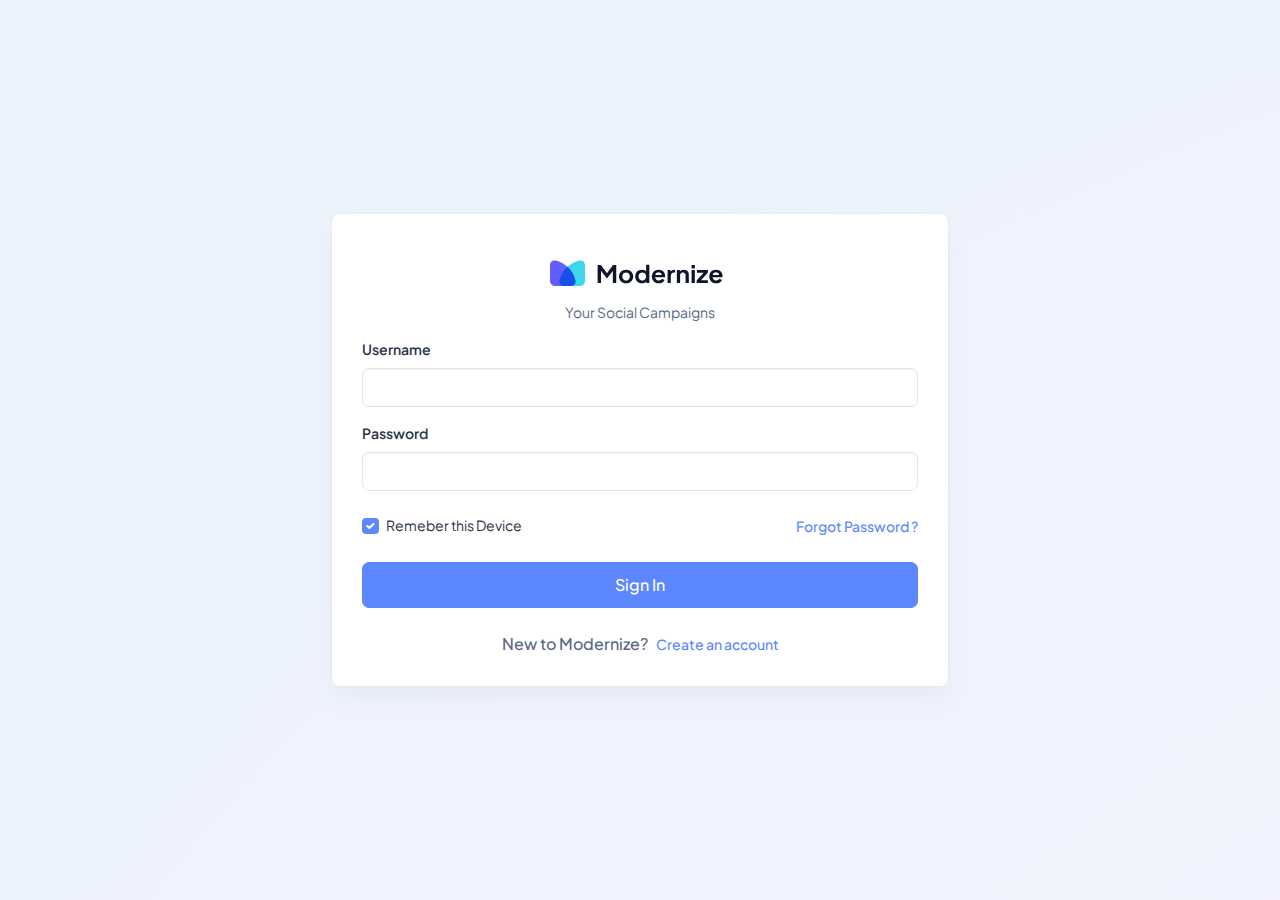
<file: src/html/authentication-login.html>
<!doctype html>
<html lang="en">

<head>
  <meta charset="utf-8">
  <meta name="viewport" content="width=device-width, initial-scale=1">
  <title>Modernize Free</title>
  <link rel="shortcut icon" type="image/png" href="../assets/images/logos/favicon.png" />
  <link rel="stylesheet" href="../assets/css/styles.min.css" />
</head>

<body>
  <!--  Body Wrapper -->
  <div class="page-wrapper" id="main-wrapper" data-layout="vertical" data-navbarbg="skin6" data-sidebartype="full"
    data-sidebar-position="fixed" data-header-position="fixed">
    <div
      class="position-relative overflow-hidden radial-gradient min-vh-100 d-flex align-items-center justify-content-center">
      <div class="d-flex align-items-center justify-content-center w-100">
        <div class="row justify-content-center w-100">
          <div class="col-md-8 col-lg-6 col-xxl-3">
            <div class="card mb-0">
              <div class="card-body">
                <a href="./index.html" class="text-nowrap logo-img text-center d-block py-3 w-100">
                  <img src="../assets/images/logos/dark-logo.svg" width="180" alt="">
                </a>
                <p class="text-center">Your Social Campaigns</p>
                <form>
                  <div class="mb-3">
                    <label for="exampleInputEmail1" class="form-label">Username</label>
                    <input type="email" class="form-control" id="exampleInputEmail1" aria-describedby="emailHelp">
                  </div>
                  <div class="mb-4">
                    <label for="exampleInputPassword1" class="form-label">Password</label>
                    <input type="password" class="form-control" id="exampleInputPassword1">
                  </div>
                  <div class="d-flex align-items-center justify-content-between mb-4">
                    <div class="form-check">
                      <input class="form-check-input primary" type="checkbox" value="" id="flexCheckChecked" checked>
                      <label class="form-check-label text-dark" for="flexCheckChecked">
                        Remeber this Device
                      </label>
                    </div>
                    <a class="text-primary fw-bold" href="./index.html">Forgot Password ?</a>
                  </div>
                  <a href="./index.html" class="btn btn-primary w-100 py-8 fs-4 mb-4 rounded-2">Sign In</a>
                  <div class="d-flex align-items-center justify-content-center">
                    <p class="fs-4 mb-0 fw-bold">New to Modernize?</p>
                    <a class="text-primary fw-bold ms-2" href="./authentication-register.html">Create an account</a>
                  </div>
                </form>
              </div>
            </div>
          </div>
        </div>
      </div>
    </div>
  </div>
  <script src="../assets/libs/jquery/dist/jquery.min.js"></script>
  <script src="../assets/libs/bootstrap/dist/js/bootstrap.bundle.min.js"></script>
</body>

</html>
</file>
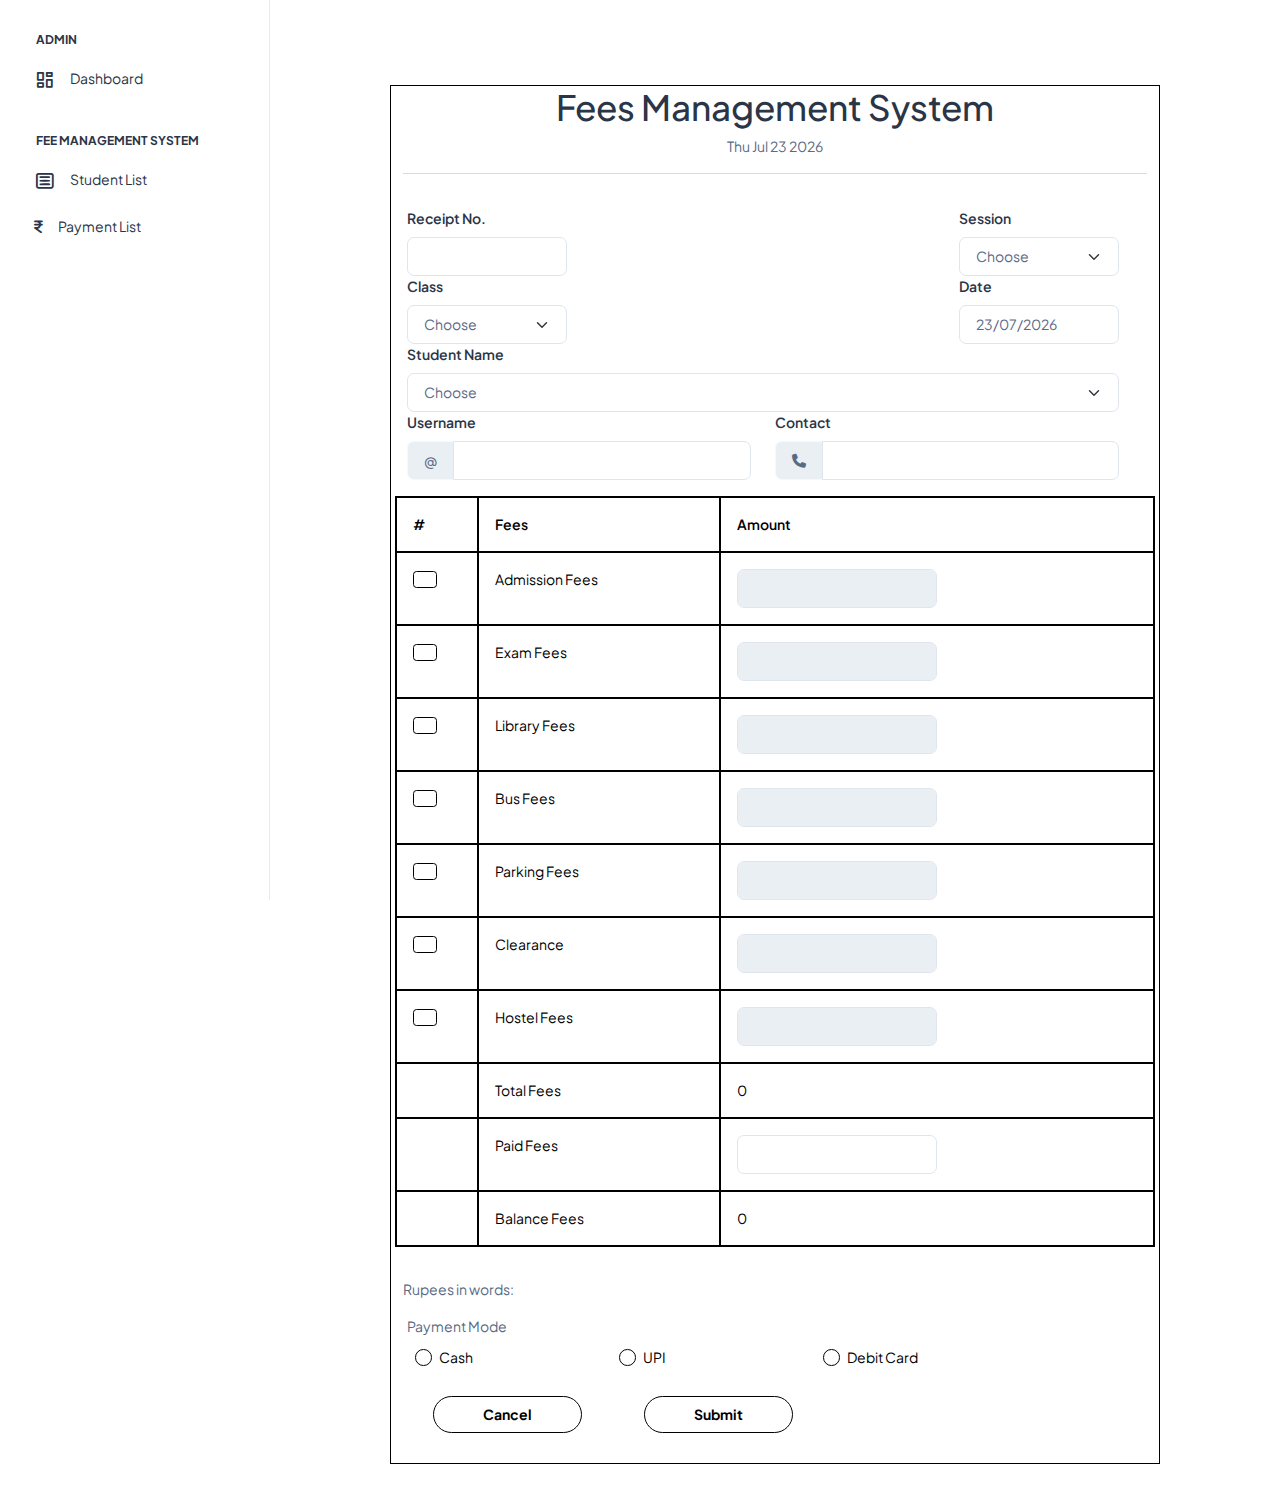
<file: src/html/FeesMS.html>
<!doctype html>
<html lang="en">

<head>
  <meta charset="utf-8">
  <meta name="viewport" content="width=device-width, initial-scale=1">
  <title>Fees Form</title>
  <!-- <link rel="shortcut icon" type="image/png" href="../assets/images/logos/favicon.png" /> -->
  <link rel="stylesheet" href="https://cdnjs.cloudflare.com/ajax/libs/font-awesome/6.5.2/css/all.min.css" >
  <link rel="stylesheet" href="../assets/css/styles.min.css" />
  <link rel="stylesheet" href="../assets/css/fee.css" />
</head>

<body>
  <!--  Body Wrapper -->
  <div class="page-wrapper" id="main-wrapper" data-layout="vertical" data-navbarbg="skin6" data-sidebartype="full"
    data-sidebar-position="fixed" data-header-position="fixed">
    <!-- Sidebar Start -->
    <aside class="left-sidebar">
      <!-- Sidebar scroll-->
      <div>
        <!-- <div class="brand-logo d-flex align-items-center justify-content-between">
          <a href="./index.html" class="text-nowrap logo-img">
            <img src="../assets/images/logos/dark-logo.svg" width="180" alt="" />
          </a>
          <div class="close-btn d-xl-none d-block sidebartoggler cursor-pointer" id="sidebarCollapse">
            <i class="ti ti-x fs-8"></i>
          </div>
        </div> -->
        <!-- Sidebar navigation-->
        <nav class="sidebar-nav scroll-sidebar" data-simplebar="">
          <ul id="sidebarnav">
            <li class="nav-small-cap">
              <i class="ti ti-dots nav-small-cap-icon fs-4"></i>
              <span class="hide-menu">Admin</span>
            </li>
            <li class="sidebar-item">
              <a class="sidebar-link" href="./index.html" aria-expanded="false">
                <span>
                  <i class="ti ti-layout-dashboard"></i>
                </span>
                <span class="hide-menu">Dashboard</span>
              </a>
            </li>
            <li class="nav-small-cap">
              <i class="ti ti-dots nav-small-cap-icon fs-4"></i>
              <span class="hide-menu">Fee Management System</span>
            </li>
            <li class="sidebar-item">
              <a class="sidebar-link" href="./StudentList1.html" aria-expanded="false">
                <span>
                  <i class="ti ti-article"></i>
                </span>
                <span class="hide-menu">Student List</span>
              </a>
            </li>
            <li class="sidebar-item">
              <a class="sidebar-link" href="./PaymentList1.html" aria-expanded="false">
                <span>
                  <i class="fa-solid fa-indian-rupee-sign"></i>
                </span>
                <span class="hide-menu">Payment List</span>
              </a>
            </li>
<!--           
            <li class="sidebar-item">
              <a class="sidebar-link" href="./ui-forms.html" aria-expanded="false">
                <span>
                  <i class="ti ti-file-description"></i>
                </span>
                <span class="hide-menu">Forms</span>
              </a>
            </li> -->
           
          </ul>
          
        </nav>
        <!-- End Sidebar navigation -->
      </div>
      <!-- End Sidebar scroll-->
    </aside>
    <!--  Sidebar End -->
    <!--  Main wrapper -->
    <div class="body-wrapper">
      <div class="container-fluid">
       
        <div class="container">
          <div>
            <h1>Fees Management System</h1>
          </div>
          <div>
            <p id="time"></p>
          </div>
      
        
        <hr>
        
           <div class="wrapper">
             <form class="row g-3 needs-validation" id="myForm" novalidate>
      
            <!-- Receipt No.  -->
            <div class="row">
              <div class="col-md-3">
                <label for="validationCustom03" class="form-label">Receipt No.</label>
                <input type="text" class="form-control" id="validationCustom03" required pattern="^[0-9]*$">
                <div class="invalid-feedback">
                  Please provide Receipt No.
                </div>
                </div>
                <div class="col-md-6"></div>
        
                <!-- Session -->
                <div class="col-md-3">
                <label for="validationCustom04" class="form-label">Session</label>
                <select class="form-select" id="validationCustom04" required>
                  <option selected disabled value="">Choose</option> 
                  <option>2022-23</option>
                  <option>2023-24</option>
                  <option>2024-25</option> 
                </select>
                <div class="invalid-feedback">
                  Please select a valid Session.
                </div>
                </div>
            </div>
           
      
              <!-- Class  -->
              <div class="row">
                <div class="col-md-3">
                  <label for="validationCustom04" class="form-label">Class</label>
                  <select class="form-select" id="validationCustom04" required>
                    <option selected disabled value="">Choose</option>
                    <option value="1">1</option>
                    <option value="2">2</option>
                    <option value="3">3</option>
                    <option value="4">4</option>
                    <option value="5">5</option>
                    <option value="6">6</option>
                    <option value="7">7</option>
                    <option value="8">8</option>
                    <option value="9">9</option>
                    <option value="10">10</option>
                  </select>
                  <div class="invalid-feedback">
                    Please select a class name.
                  </div>
                  </div>
          
                  <div class="col-md-6"></div>
          
                   <!-- Date  -->
                  <div class="col-md-3">
                  <label for="dateFormat" class="form-label">Date</label>
                  <input type="text" class="form-control" id="dateFormat" required>
                  <div class="invalid-feedback">
                    Please provide Date.
                  </div>
                  </div>
              </div>
              
      
              <!-- First Name  -->
              <div class="row">
                <div class="col-md-12">
                  <label for="validationCustom04" class="form-label">Student Name</label>
              <select class="form-select" id="validationCustom04" required>
                <option selected disabled value="">Choose</option>
                <option value="1">Manisha Jhungure</option>
                <option value="2">kalyani Jhungure</option>
                <option value="3">Sakshi Pajai</option>
                <option value="4">Trupti Gahukar</option>
                <option value="5">Pranali Thawkar</option>
                <option value="6">Vicky Gahukar</option>
                <option value="7">Kanchan Pajai</option>
                <option value="8">Parthavi Khandait</option>
                <option value="9">Avni Tijare</option>
                <option value="10">Krishav Fating</option>
                <option value="11">Arohi Khandait</option>
                <option value="12">Sakshi Rokde</option>
                <option value="13">Tanu Shirke</option>
                <option value="14">Mansee Mahato</option>
                <option value="15">Sakshi Gaikwad</option>
                <option value="16">Pornima Awsare</option>
                <option value="17">Anjali Waghmare</option>
                <option value="18">Dakshata Ramteke</option>
                <option value="19">Sakshi Chaudhary</option>
                <option value="20">Pratik Bambole</option>
              </select>
              <div class="invalid-feedback">
                Please select a Student name.
              </div>
                </div>
              </div>
                
      
                <!-- Username  Email Address-->
                <div class="row">
                  <div class="col-md-6">
                    <label for="validationCustomUsername" class="form-label">Username</label>
                    <div class="input-group has-validation">
                      <span class="input-group-text" id="inputGroupPrepend">@</span>
                      <input type="text" class="form-control" id="validationCustomUsername" aria-describedby="inputGroupPrepend" required>
                      <div class="invalid-feedback">
                        Please provide a username.
                      </div>
                    </div>
                  </div>
        
                  <!-- Contact -->
                  <div class="col-md-6">
                    <label for="validationCustomUsername" class="form-label">Contact</label>
                    <div class="input-group has-validation">
                      <span class="input-group-text" id="inputGroupPrepend"><i class="fa-solid fa-phone"></i></span>
                      <input type="text" class="form-control" id="validationCustomUsername" aria-describedby="inputGroupPrepend" required pattern="^[0-9]*$">
                      <div class="invalid-feedback">
                        Please provide a Contact Details.
                      </div>
                    </div>
                  </div>
                </div>
               
      
                <table class="table">
                <thead>
                  <tr>
                  <th scope="col">#</th>
                  <th colspan="4" scope="col">Fees</th>
                   <th>Amount</th>
                  
                  </tr>
                </thead>
                <tbody>
                  <tr>
                  <th scope="row"><input class="form-check-input" type="checkbox" value="" id="flexCheckDefault">
                    <label class="form-check-label" for="flexCheckDefault">
                    
                    </label></th>
                  <td colspan="4">Admission Fees</td>
                  <td><input type="text" class="netPrice form-control"  disabled></td>
                  
                  </tr>
                  <th scope="row"><input class="form-check-input" type="checkbox" value="" id="flexCheckDefault">
                          <label class="form-check-label" for="flexCheckDefault">
                          
                          </label></th>
                  <td colspan="4">Exam Fees</td>
                  <td><input type="text" class="netPrice form-control"disabled></td>
                </tr>
                  <th scope="row"><input class="form-check-input" type="checkbox" value="" id="flexCheckDefault">
                          <label class="form-check-label" for="flexCheckDefault" >
                          
                          </label></th>
                  <td colspan="4">Library Fees</td>
                  <td><input type="text" class="netPrice form-control" disabled></td>
                  </tr>
                  <tr>
                  <th scope="row"><input class="form-check-input" type="checkbox" value="" id="flexCheckDefault">
                          <label class="form-check-label" for="flexCheckDefault">
                          
                          </label></th>
                  <td colspan="4">Bus Fees</td>
                  <td><input type="text" class="netPrice form-control" disabled></td>
                  </tr>
                  <tr>
                  <th scope="row"><input class="form-check-input" type="checkbox" value="" id="flexCheckDefault">
                          <label class="form-check-label" for="flexCheckDefault">
                          
                          </label></th>
                  <td colspan="4">Parking Fees</td>
                  <td><input type="text" class="netPrice form-control" disabled></td>
                  </tr>
              
                  <tr>
                  <th scope="row"><input class="form-check-input" type="checkbox" value="" id="flexCheckDefault">
                          <label class="form-check-label" for="flexCheckDefault">
                          
                          </label></th>
                  <td colspan="4">Clearance</td>
                  <td><input type="text" class="netPrice form-control" disabled></td>
                  </tr>
      
                  <tr>
                  <th scope="row"><input class="form-check-input" type="checkbox" value="" id="flexCheckDefault">
                          <label class="form-check-label" for="flexCheckDefault">
                          
                          </label></th>
                  <td colspan="4">Hostel Fees</td>
                  <td><input type="text" class="netPrice form-control" disabled></td>
                  </tr>
                  <!-- Total Fees  -->
                  <tr>
                  <th scope="row"></th>
                  <td colspan="4">Total Fees</td>
                  <td id="total">0</td>
                  </tr>
                  <!-- Paid Fees  -->
                  <tr>
                  <th scope="row"></th>
                  <td colspan="4">Paid Fees</td>
                  <td><input type="text" id="paidFees" class="form-control" oninput="calculateBalance()"></td>
                  </tr>
                  <!-- Balance Fees  -->
                  <tr>
                  <th scope="row"></th>
                  <td colspan="4">Balance Fees</td>
                  <td id="balance">0</td>
                  </tr>
                </tbody>
                </table><br/>
                <div>
                <p>Rupees in words: <span id="rupees"></span></p>
                </div><br/><br/>
      
                <!-- Payment Mode -->
                <div class="row">
                <label for="">Payment Mode</label>
                <div class="form-check col-3">
                <input class="form-check-input" type="radio" name="flexRadioDefault" id="flexRadioDefault1">
                <label class="form-check-label" for="flexRadioDefault1">
                Cash
                </label>
                </div>
                <div class="form-check col-3">
                <input class="form-check-input" type="radio" name="flexRadioDefault" id="flexRadioDefault2">
                <label class="form-check-label" for="flexRadioDefault2">
                 UPI
                </label>
                
                </div>
                <div class="form-check col-3">
                <input id="flexRadioDefault3" class="form-check-input" type="radio" name="flexRadioDefault3" id="flexRadioDefault1">
                <label class="form-check-label" for="flexRadioDefault3">
                 Debit Card
                </label>
                </div>
              </div>
              <!-- Submit Form  -->
                <div class="col-12">
                <button type="reset" class="btn">Cancel</button>  
                  <button type="submit" class="btn">Submit</button>  
                </div>
            </form>
          </div>
        </div>
      




      </div>
    </div>
  </div>
  <script src="../assets/libs/jquery/dist/jquery.min.js"></script>
  <script src="../assets/libs/bootstrap/dist/js/bootstrap.bundle.min.js"></script>
  <script src="../assets/js/sidebarmenu.js"></script>
  <script src="../assets/js/app.min.js"></script>
  <script src="../assets/libs/simplebar/dist/simplebar.js"></script>
  <!-- <script src="../assets/js/FeesCalculation.js"></script> -->
  <script src="../assets/js/FeesCalculation.js"></script>
</body>

</html>
</file>
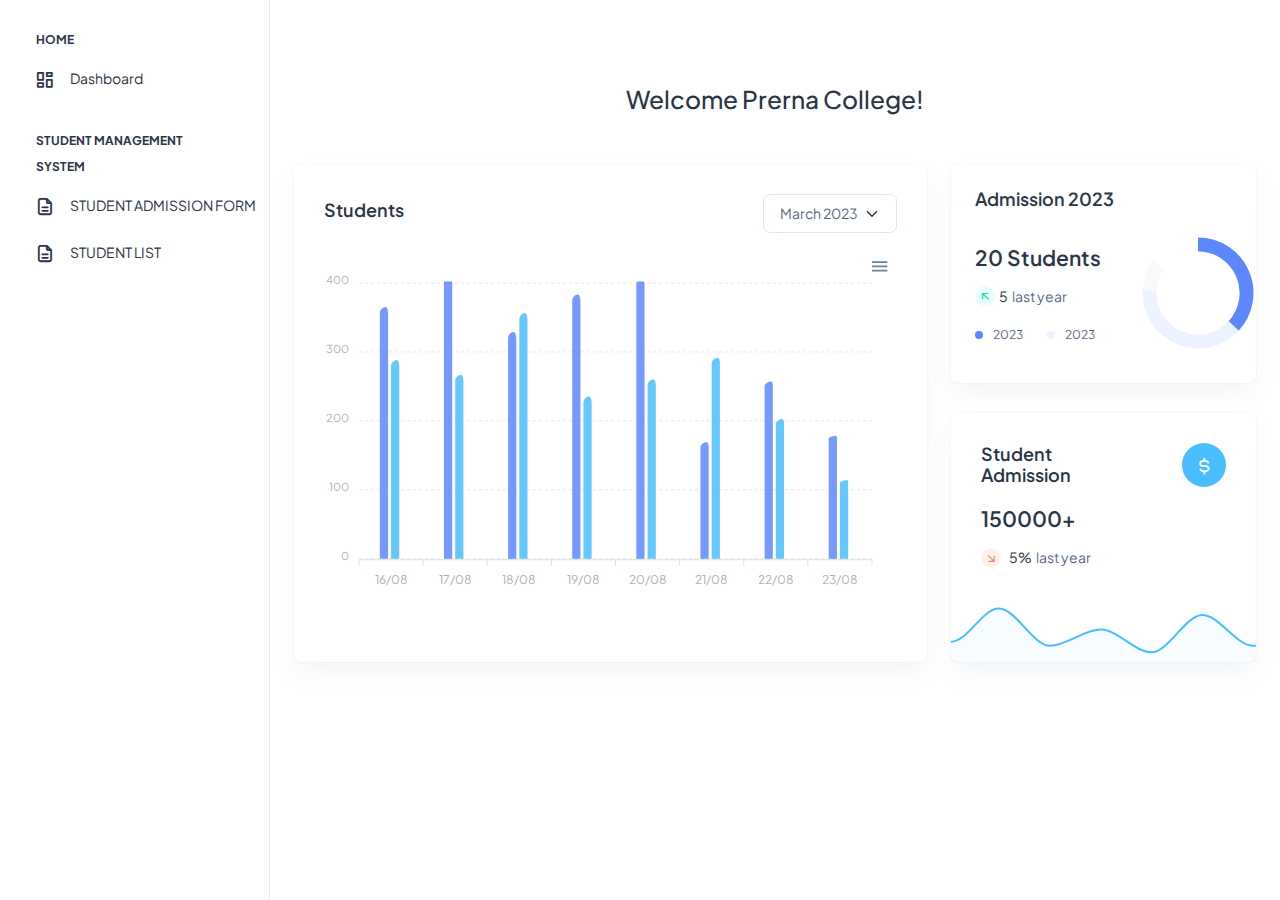
<file: src/html/MenuDash.html>
<!doctype html>
<html lang="en">

<head>
  <meta charset="utf-8">
  <meta name="viewport" content="width=device-width, initial-scale=1">
  <title>Modernize Free</title>
  <link rel="shortcut icon" type="image/png" href="../assets/images/logos/favicon.png" />
  <link rel="stylesheet" href="../assets/css/styles.min.css" />
</head>

<body>
  <!--  Body Wrapper -->
  <div class="page-wrapper" id="main-wrapper" data-layout="vertical" data-navbarbg="skin6" data-sidebartype="full"
    data-sidebar-position="fixed" data-header-position="fixed">
    <!-- Sidebar Start -->
    <aside class="left-sidebar">
      <!-- Sidebar scroll-->
      <div>
      
        <!-- Sidebar navigation-->
        <nav class="sidebar-nav scroll-sidebar" data-simplebar="">
          <ul id="sidebarnav">
            <li class="nav-small-cap">
              <i class="ti ti-dots nav-small-cap-icon fs-4"></i>
              <span class="hide-menu">Home</span>
            </li>
            <li class="sidebar-item">
              <a class="sidebar-link" href="./index.html" aria-expanded="false">
                <span>
                  <i class="ti ti-layout-dashboard"></i>
                </span>
                <span class="hide-menu">Dashboard</span>
              </a>
            </li>
             <li class="nav-small-cap">
              <i class="ti ti-dots nav-small-cap-icon fs-4"></i>
              <span class="hide-menu">STUDENT MANAGEMENT SYSTEM</span>
            </li>
           
           
            </li> 
            <li class="sidebar-item">
              <a class="sidebar-link" href="./ui-forms.html" aria-expanded="false">
                <span>
                  <i class="ti ti-file-description"></i>
                </span>
                <span class="hide-menu">STUDENT ADMISSION FORM</span>
              </a>
            </li>
            <li class="sidebar-item">
              <a class="sidebar-link" href="./ui-forms.html" aria-expanded="false">
                <span>
                  <i class="ti ti-file-description"></i>
                </span>
                <span class="hide-menu">STUDENT LIST</span>
              </a>
            </li>
          
            
          </ul>
          
        </nav>
        <!-- End Sidebar navigation -->
      </div>
      <!-- End Sidebar scroll-->
    </aside>
    <!--  Sidebar End -->
    <!--  Main wrapper -->
    <div class="body-wrapper">
      <!--  Header Start -->
      <header class="app-header">
        <nav class="navbar navbar-expand-lg navbar-light">
          <ul class="navbar-nav">
            <li class="nav-item d-block d-xl-none">
              <a class="nav-link sidebartoggler nav-icon-hover" id="headerCollapse" href="javascript:void(0)">
                <i class="ti ti-menu-2"></i>
              </a>
            </li>
           
          </ul>
          <div class="navbar-collapse justify-content-end px-0" id="navbarNav">
        
          </div>
        </nav>
      </header>
      <!--  Header End -->
      <div class="container-fluid">
        <div class="page-header">
            <div class="row">
                <div class="col-sm-12">
                    <div class="page-sub-header">
                        <h3 class="page-title" style="text-align: center;">Welcome Prerna College!</h3>
                    </div>
                </div>
            </div>
        </div><br/><br/>

        <!--  Row 1 -->
        <div class="row">
          <div class="col-lg-8 d-flex align-items-strech">
            <div class="card w-100">
              <div class="card-body">
                <div class="d-sm-flex d-block align-items-center justify-content-between mb-9">
                  <div class="mb-3 mb-sm-0">
                    <h5 class="card-title fw-semibold">Students</h5>
                  </div>
                  <div>
                    <select class="form-select">
                      <option value="1">March 2023</option>
                      <option value="2">April 2023</option>
                      <option value="3">May 2023</option>
                      <option value="4">June 2023</option>
                    </select>
                  </div>
                </div>
                <div id="chart"></div>
              </div>
            </div>
          </div>
          <div class="col-lg-4">
            <div class="row">
              <div class="col-lg-12">
                <!-- Yearly Breakup -->
                <div class="card overflow-hidden">
                  <div class="card-body p-4">
                    <h5 class="card-title mb-9 fw-semibold">Admission 2023</h5>
                    <div class="row align-items-center">
                      <div class="col-8">
                        <h4 class="fw-semibold mb-3">20 Students</h4>
                        <div class="d-flex align-items-center mb-3">
                          <span
                            class="me-1 rounded-circle bg-light-success round-20 d-flex align-items-center justify-content-center">
                            <i class="ti ti-arrow-up-left text-success"></i>
                          </span>
                          <p class="text-dark me-1 fs-3 mb-0">5</p>
                          <p class="fs-3 mb-0">last year</p>
                        </div>
                        <div class="d-flex align-items-center">
                          <div class="me-4">
                            <span class="round-8 bg-primary rounded-circle me-2 d-inline-block"></span>
                            <span class="fs-2">2023</span>
                          </div>
                          <div>
                            <span class="round-8 bg-light-primary rounded-circle me-2 d-inline-block"></span>
                            <span class="fs-2">2023</span>
                          </div>
                        </div>
                      </div>
                      <div class="col-4">
                        <div class="d-flex justify-content-center">
                          <div id="breakup"></div>
                        </div>
                      </div>
                    </div>
                  </div>
                </div>
              </div>
              <div class="col-lg-12">
                <!-- Monthly Earnings -->
                <div class="card">
                  <div class="card-body">
                    <div class="row alig n-items-start">
                      <div class="col-8">
                        <h5 class="card-title mb-9 fw-semibold">Student Admission </h5>
                        <h4 class="fw-semibold mb-3">150000+</h4>
                        <div class="d-flex align-items-center pb-1">
                          <span
                            class="me-2 rounded-circle bg-light-danger round-20 d-flex align-items-center justify-content-center">
                            <i class="ti ti-arrow-down-right text-danger"></i>
                          </span>
                          <p class="text-dark me-1 fs-3 mb-0">5%</p>
                          <p class="fs-3 mb-0">last year</p>
                        </div>
                      </div>
                      <div class="col-4">
                        <div class="d-flex justify-content-end">
                          <div
                            class="text-white bg-secondary rounded-circle p-6 d-flex align-items-center justify-content-center">
                            <i class="ti ti-currency-dollar fs-6"></i>
                          </div>
                        </div>
                      </div>
                    </div>
                  </div>
                  <div id="earning"></div>
                </div>
              </div>
            </div>
          </div>
        </div>
    
      </div>
    </div>
  </div>
  <script src="../assets/libs/jquery/dist/jquery.min.js"></script>
  <script src="../assets/libs/bootstrap/dist/js/bootstrap.bundle.min.js"></script>
  <script src="../assets/js/sidebarmenu.js"></script>
  <script src="../assets/js/app.min.js"></script>
  <script src="../assets/libs/apexcharts/dist/apexcharts.min.js"></script>
  <script src="../assets/libs/simplebar/dist/simplebar.js"></script>
  <script src="../assets/js/dashboard.js"></script>
</body>

</html>
</file>
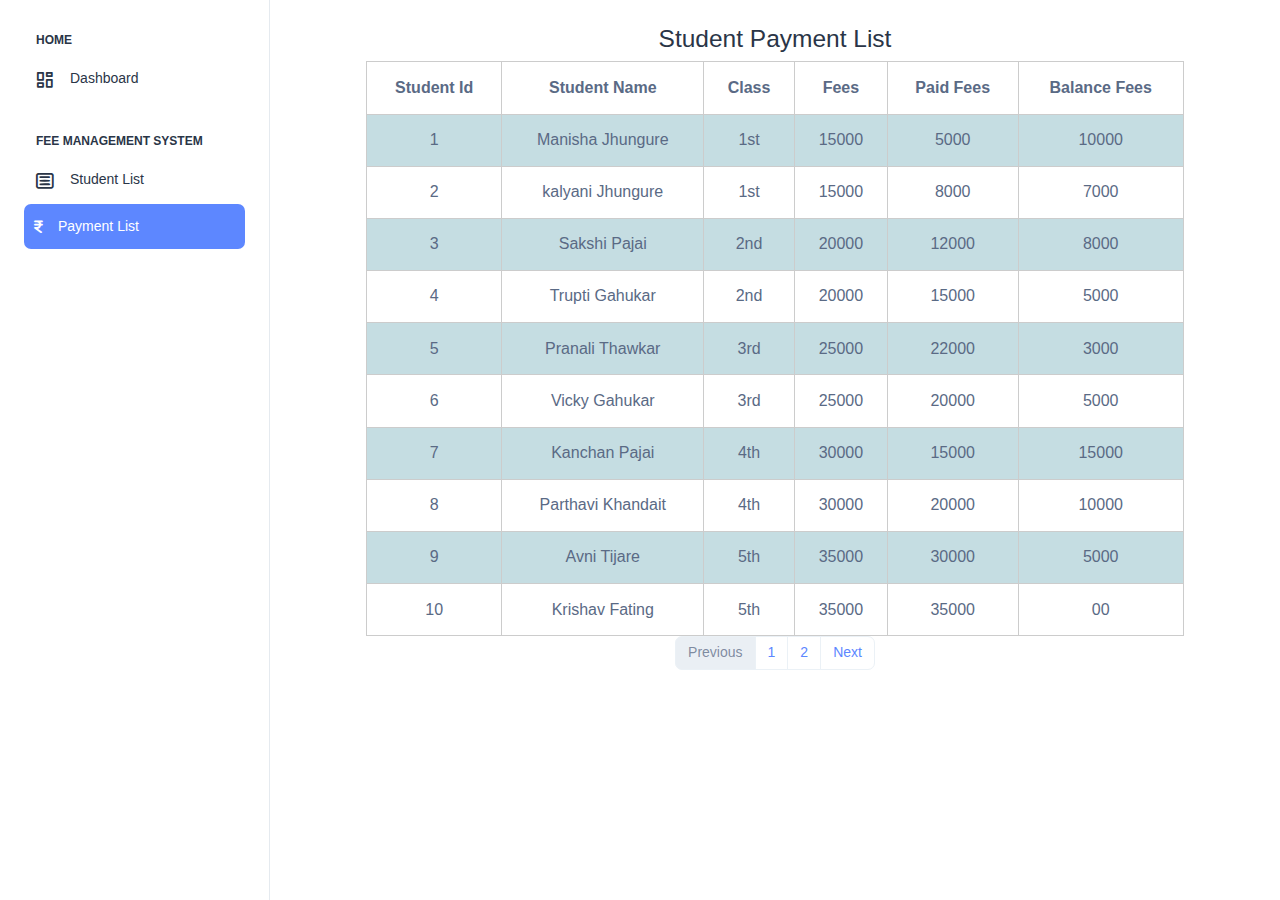
<file: src/html/PaymentList1.html>
<!doctype html>
<html lang="en">

<head>
  <meta charset="utf-8">
  <meta name="viewport" content="width=device-width, initial-scale=1">
  <title>Payment List</title>
  <!-- <link rel="shortcut icon" type="image/png" href="../assets/images/logos/favicon.png" /> -->
  <link rel="stylesheet" href="https://cdnjs.cloudflare.com/ajax/libs/font-awesome/6.5.2/css/all.min.css"/>
  <link rel="stylesheet" href="../assets/css/styles.min.css" />
  <link rel="stylesheet" href="../assets/css/Payment.css" />
</head>

<body>
  <!--  Body Wrapper -->
  <div class="page-wrapper" id="main-wrapper" data-layout="vertical" data-navbarbg="skin6" data-sidebartype="full"
    data-sidebar-position="fixed" >
    <!-- Sidebar Start -->
    <aside class="left-sidebar">
      <!-- Sidebar scroll-->
      <div>
        <!-- <div class="brand-logo d-flex align-items-center justify-content-between">
          <a href="./index.html" class="text-nowrap logo-img">
            <img src="../assets/images/logos/dark-logo.svg" width="180" alt="" />
          </a>
          <div class="close-btn d-xl-none d-block sidebartoggler cursor-pointer" id="sidebarCollapse">
            <i class="ti ti-x fs-8"></i>
          </div>
        </div> -->
        <!-- Sidebar navigation-->
        <nav class="sidebar-nav scroll-sidebar" data-simplebar="">
          <ul id="sidebarnav">
            <li class="nav-small-cap">
              <i class="ti ti-dots nav-small-cap-icon fs-4"></i>
              <span class="hide-menu">Home</span>
            </li>
            <li class="sidebar-item">
              <a class="sidebar-link" href="./index.html" aria-expanded="false">
                <span>
                  <i class="ti ti-layout-dashboard"></i>
                </span>
                <span class="hide-menu">Dashboard</span>
              </a>
            </li>
            <li class="nav-small-cap">
              <i class="ti ti-dots nav-small-cap-icon fs-4"></i>
              <span class="hide-menu">Fee Management System</span>
            </li>
            <li class="sidebar-item">
              <a class="sidebar-link" href="./StudentList1.html" aria-expanded="false">
                <span>
                  <i class="ti ti-article"></i>
                </span>
                <span class="hide-menu">Student List</span>
              </a>
            </li>
            <li class="sidebar-item">
              <a class="sidebar-link" href="./PaymentList1.html" aria-expanded="false">
                <span>
                  <i class="fa-solid fa-indian-rupee-sign"></i>
                </span>
                <span class="hide-menu">Payment List</span>
              </a>
            </li>
<!--            
            <li class="sidebar-item">
              <a class="sidebar-link" href="./ui-forms.html" aria-expanded="false">
                <span>
                  <i class="ti ti-file-description"></i>
                </span>
                <span class="hide-menu">Forms</span>
              </a>
            </li> -->
           
          </ul>
          
        </nav>
        <!-- End Sidebar navigation -->
      </div>
      <!-- End Sidebar scroll-->
    </aside>
    <!--  Sidebar End -->
    <!--  Main wrapper -->
    <div class="body-wrapper">
      <!--  Header Start -->
    
      <!--  Header End -->
      <div class="container-fluid">
        <h3> Student Payment List </h3>
        <table class="zebra"> 
          <thead> 
          <tr> 
              <th>Student Id</th> 
              <th>Student Name</th> 
              <th>Class</th> 
              <th>Fees</th>
              <th>Paid Fees</th>
              <th>Balance Fees</th> 
               
          </tr> 
          </thead> 
          <tbody> 
          <tr> 
              <td>1</td> 
              <td>Manisha Jhungure</td> 
              <td>1st</td>
              <td>15000</td>  
              <td>5000</td>  
              <td>10000</td>      
          </tr> 
          <tr> 
              <td>2</td> 
              <td>kalyani Jhungure</td> 
              <td>1st</td>
              <td>15000</td> 
              <td>8000</td>
              <td>7000</td>
          </tr> 
          <tr> 
              <td>3</td> 
              <td>Sakshi Pajai</td> 
              <td>2nd</td>
              <td>20000</td>
              <td>12000</td> 
              <td>8000</td>
          </tr> 
          <tr> 
              <td>4</td> 
              <td>Trupti Gahukar</td> 
              <td>2nd</td>
              <td>20000</td>
              <td>15000</td>
              <td>5000</td>
          </tr> 
          <tr>
              <td>5</td> 
              <td>Pranali Thawkar</td> 
              <td>3rd</td>
              <td>25000</td>
              <td>22000</td>
              <td>3000</td>
          </tr>
          <tr>
              <td>6</td> 
              <td>Vicky Gahukar</td> 
              <td>3rd</td>
              <td>25000</td>
              <td>20000</td>
              <td>5000</td>
          </tr>
          <tr>
              <td>7</td> 
              <td>Kanchan Pajai</td> 
              <td>4th</td>
              <td>30000</td>
              <td>15000</td>
              <td>15000</td>
          </tr>
          <tr>
              <td>8</td> 
              <td>Parthavi Khandait </td> 
              <td>4th</td>
              <td>30000</td>
              <td>20000</td>
              <td>10000</td>
          </tr>
          <tr>
              <td>9</td> 
              <td>Avni Tijare</td> 
              <td>5th</td>
              <td>35000</td>
              <td>30000</td>
              <td>5000</td>
          </tr>
          <tr>
              <td>10</td> 
              <td>Krishav Fating</td> 
              <td>5th</td>
              <td>35000</td>
              <td>35000</td>
              <td>00</td>
          </tr>
         
          </tbody> 
          </table> 
       
            <nav aria-label="Page navigation example">
                <ul class="pagination justify-content-center">
                  <li class="page-item disabled">
                    <a class="page-link" href="#" tabindex="-1">Previous</a>
                  </li>
                  <li class="page-item"><a class="page-link" href="paymentlist1.html">1</a></li>
                  <li class="page-item"><a class="page-link" href="paymentlist2.html">2</a></li>
                  <!-- <li class="page-item"><a class="page-link" href="#">3</a></li> -->
                  <li class="page-item">
                    <a class="page-link" href="#">Next</a>
                  </li>
                </ul>
              </nav>
      </div>
    </div>
  </div>
  <script src="../assets/libs/jquery/dist/jquery.min.js"></script>
  <script src="../assets/libs/bootstrap/dist/js/bootstrap.bundle.min.js"></script>
  <script src="../assets/js/sidebarmenu.js"></script>
  <script src="../assets/js/app.min.js"></script>
  <script src="../assets/libs/simplebar/dist/simplebar.js"></script>
</body>

</html>
</file>
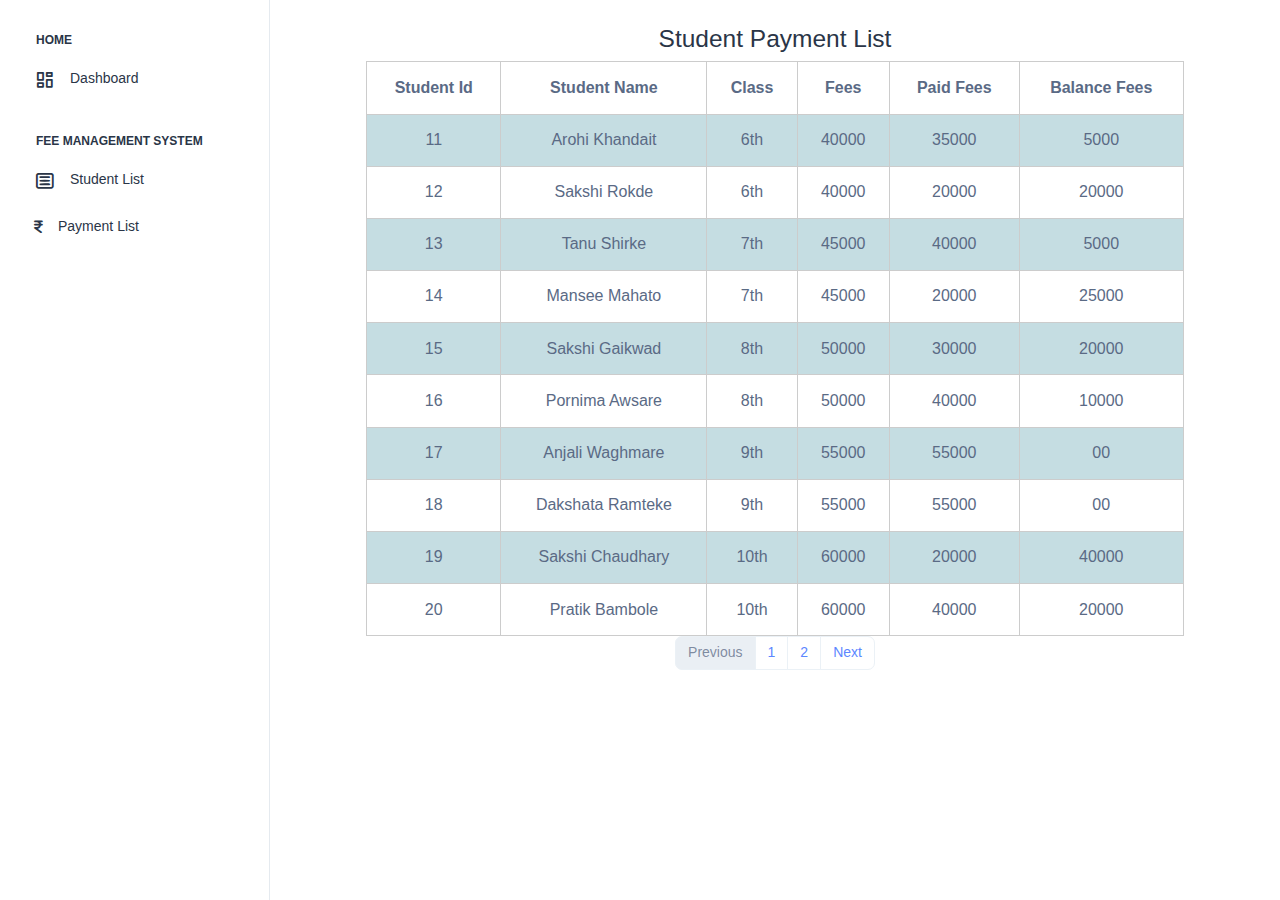
<file: src/html/PaymentList2.html>
<!doctype html>
<html lang="en">

<head>
  <meta charset="utf-8">
  <meta name="viewport" content="width=device-width, initial-scale=1">
  <title>Payment List</title>
  <!-- <link rel="shortcut icon" type="image/png" href="../assets/images/logos/favicon.png" /> -->
  <link rel="stylesheet" href="https://cdnjs.cloudflare.com/ajax/libs/font-awesome/6.5.2/css/all.min.css"/>
  <link rel="stylesheet" href="../assets/css/styles.min.css" />
  <link rel="stylesheet" href="../assets/css/Payment.css" />
</head>

<body>
  <!--  Body Wrapper -->
  <div class="page-wrapper" id="main-wrapper" data-layout="vertical" data-navbarbg="skin6" data-sidebartype="full"
    data-sidebar-position="fixed" >
    <!-- Sidebar Start -->
    <aside class="left-sidebar">
      <!-- Sidebar scroll-->
      <div>
        <!-- <div class="brand-logo d-flex align-items-center justify-content-between">
          <a href="./index.html" class="text-nowrap logo-img">
            <img src="../assets/images/logos/dark-logo.svg" width="180" alt="" />
          </a>
          <div class="close-btn d-xl-none d-block sidebartoggler cursor-pointer" id="sidebarCollapse">
            <i class="ti ti-x fs-8"></i>
          </div>
        </div> -->
        <!-- Sidebar navigation-->
        <nav class="sidebar-nav scroll-sidebar" data-simplebar="">
          <ul id="sidebarnav">
            <li class="nav-small-cap">
              <i class="ti ti-dots nav-small-cap-icon fs-4"></i>
              <span class="hide-menu">Home</span>
            </li>
            <li class="sidebar-item">
              <a class="sidebar-link" href="./index.html" aria-expanded="false">
                <span>
                  <i class="ti ti-layout-dashboard"></i>
                </span>
                <span class="hide-menu">Dashboard</span>
              </a>
            </li>
            <li class="nav-small-cap">
              <i class="ti ti-dots nav-small-cap-icon fs-4"></i>
              <span class="hide-menu">Fee Management System</span>
            </li>
            <li class="sidebar-item">
              <a class="sidebar-link" href="./StudentList1.html" aria-expanded="false">
                <span>
                  <i class="ti ti-article"></i>
                </span>
                <span class="hide-menu">Student List</span>
              </a>
            </li>
            <li class="sidebar-item">
              <a class="sidebar-link" href="./PaymentList1.html" aria-expanded="false">
                <span>
                  <i class="fa-solid fa-indian-rupee-sign"></i>
                </span>
                <span class="hide-menu">Payment List</span>
              </a>
            </li>
<!--            
            <li class="sidebar-item">
              <a class="sidebar-link" href="./ui-forms.html" aria-expanded="false">
                <span>
                  <i class="ti ti-file-description"></i>
                </span>
                <span class="hide-menu">Forms</span>
              </a>
            </li> -->
           
          </ul>
          
        </nav>
        <!-- End Sidebar navigation -->
      </div>
      <!-- End Sidebar scroll-->
    </aside>
    <!--  Sidebar End -->
    <!--  Main wrapper -->
    <div class="body-wrapper">
      <!--  Header Start -->
    
      <!--  Header End -->
      <div class="container-fluid">
        <h3> Student Payment List </h3>
       
        <table class="zebra">
          <thead> 
              <tr> 
                  <th>Student Id</th> 
                  <th>Student Name</th> 
                  <th>Class</th> 
                  <th>Fees</th>
                  <th>Paid Fees</th>
                  <th>Balance Fees</th> 
                   
              </tr> 
              </thead> 
              <tbody>
                  <tr>
                      <td>11</td> 
                      <td>Arohi Khandait
                      </td> 
                      <td>6th</td>
                      <td>40000</td>
                      <td>35000</td>
                      <td>5000</td>
                  </tr>
                  <tr>
                      <td>12</td> 
                      <td>Sakshi Rokde
                      </td> 
                      <td>6th</td>
                      <td>40000</td>
                      <td>20000</td>
                      <td>20000</td>
                  </tr>
                  <tr>
                      <td>13</td> 
                      <td>Tanu Shirke
                      </td> 
                      <td>7th</td>
                      <td>45000</td>
                      <td>40000</td>
                      <td>5000</td>
                  </tr>
                  <tr>
                      <td>14</td> 
                      <td>Mansee Mahato
                      </td> 
                      <td>7th</td>
                      <td>45000</td>
                      <td>20000</td>
                      <td>25000</td>
                  </tr>
                  <tr>
                      <td>15</td> 
                      <td>Sakshi Gaikwad
                      </td> 
                      <td>8th</td>
                      <td>50000</td>
                      <td>30000
                      <td>20000</td>
                      </td>
                  </tr>
                  <tr>
                      <td>16</td> 
                      <td>Pornima Awsare
                      </td> 
                      <td>8th</td>
                      <td>50000</td>
                      <td>40000</td>
                      <td>10000</td>
                  </tr>
                  <tr>
                      <td>17</td> 
                      <td>Anjali Waghmare
                      </td> 
                      <td>9th</td>
                      <td>55000</td>
                      <td>55000</td>
                      <td>00</td>
                  </tr>
                  <tr>
                      <td>18</td> 
                      <td>Dakshata Ramteke
                      </td> 
                      <td>9th</td>
                      <td>55000</td>
                      <td>55000</td>
                      <td>00</td>
                  </tr>
                  <tr>
                      <td>19</td> 
                      <td>Sakshi Chaudhary
                      </td> 
                      <td>10th</td>
                      <td>60000</td>
                      <td>20000</td>
                      <td>40000</td>
                  </tr>
                  <tr>
                      <td>20</td> 
                      <td>Pratik Bambole
                      </td> 
                      <td>10th</td>
                      <td>60000</td>
                      <td>40000</td>
                      <td>20000</td>
                  </tr> 
         </tbody>
      </table>
            <nav aria-label="Page navigation example">
                <ul class="pagination justify-content-center">
                  <li class="page-item disabled">
                    <a class="page-link" href="#" tabindex="-1">Previous</a>
                  </li>
                  <li class="page-item"><a class="page-link" href="paymentlist1.html">1</a></li>
                  <li class="page-item"><a class="page-link" href="paymentlist2.html">2</a></li>
                  <!-- <li class="page-item"><a class="page-link" href="#">3</a></li> -->
                  <li class="page-item">
                    <a class="page-link" href="#">Next</a>
                  </li>
                </ul>
              </nav>
      </div>
    </div>
  </div>
  <script src="../assets/libs/jquery/dist/jquery.min.js"></script>
  <script src="../assets/libs/bootstrap/dist/js/bootstrap.bundle.min.js"></script>
  <script src="../assets/js/sidebarmenu.js"></script>
  <script src="../assets/js/app.min.js"></script>
  <script src="../assets/libs/simplebar/dist/simplebar.js"></script>
</body>

</html>
</file>
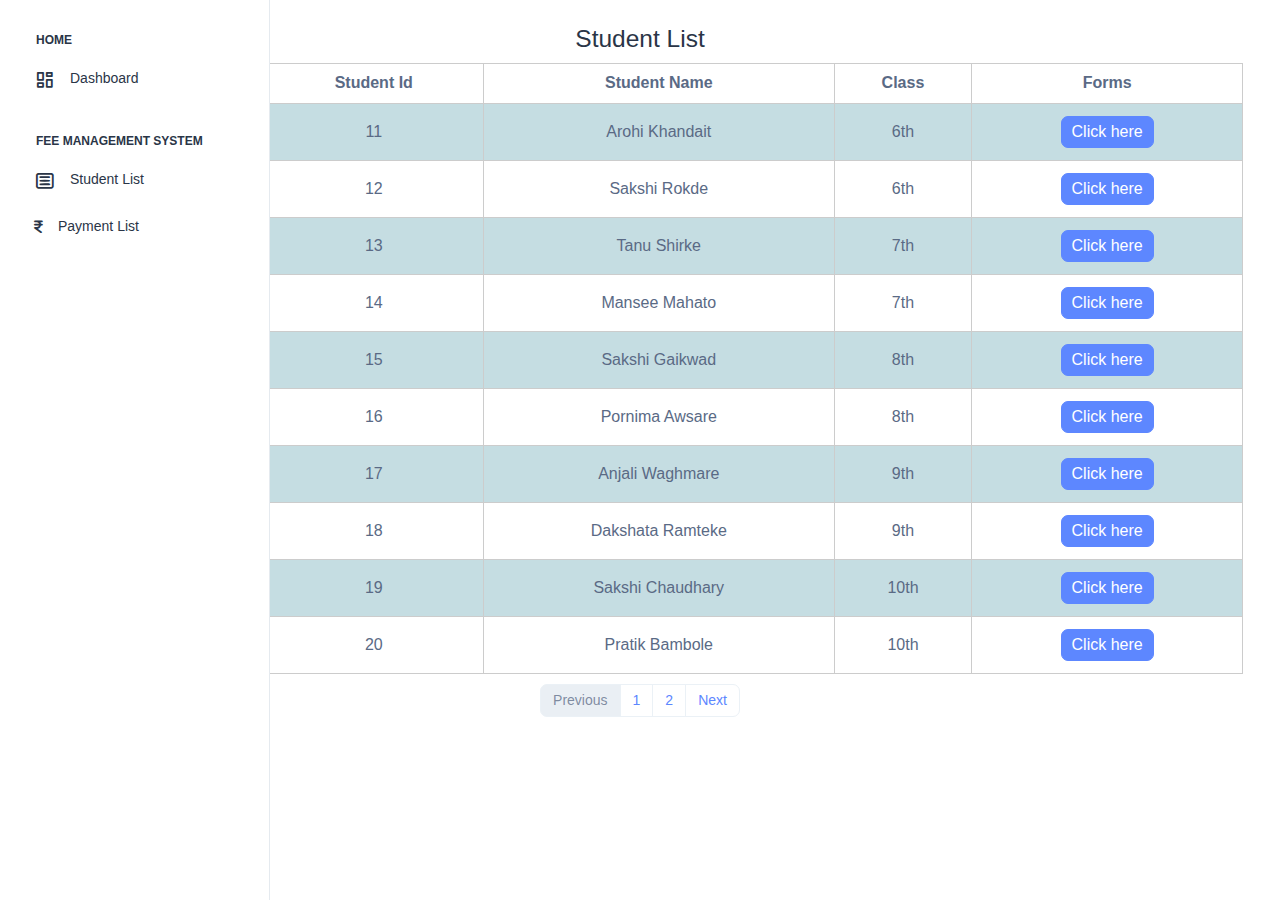
<file: src/html/StudentList2.html>
<!doctype html>
<html lang="en">

<head>
  <meta charset="utf-8">
  <meta name="viewport" content="width=device-width, initial-scale=1">
  <title>Student List</title>
  <!-- <link rel="shortcut icon" type="image/png" href="../assets/images/logos/favicon.png" /> -->
  <link href="https://cdn.jsdelivr.net/npm/bootstrap@5.3.3/dist/css/bootstrap.min.css" rel="stylesheet">
  <link rel="stylesheet" href="https://cdnjs.cloudflare.com/ajax/libs/font-awesome/6.5.2/css/all.min.css"/>
  <link rel="stylesheet" href="../assets/css/styles.min.css" />
  <link rel="stylesheet" href="../assets/css/Stulist.css" />
</head>

<body>
  <!--  Body Wrapper -->
  <div class="page-wrapper" id="main-wrapper" data-layout="vertical" data-navbarbg="skin6" data-sidebartype="full"
    data-sidebar-position="fixed">
    <!-- Sidebar Start -->
    <aside class="left-sidebar">
      <!-- Sidebar scroll-->
      <div>
        <!-- <div class="brand-logo d-flex align-items-center justify-content-between">
          <a href="./index.html" class="text-nowrap logo-img">
            <img src="../assets/images/logos/dark-logo.svg" width="180" alt="" />
          </a>
          <div class="close-btn d-xl-none d-block sidebartoggler cursor-pointer" id="sidebarCollapse">
            <i class="ti ti-x fs-8"></i>
          </div> -->
        </div>
        <!-- Sidebar navigation-->
        <nav class="sidebar-nav scroll-sidebar" data-simplebar="">
          <ul id="sidebarnav">
            <li class="nav-small-cap">
              <i class="ti ti-dots nav-small-cap-icon fs-4"></i>
              <span class="hide-menu">Home</span>
            </li>
            <li class="sidebar-item">
              <a class="sidebar-link" href="./index.html" aria-expanded="false">
                <span>
                  <i class="ti ti-layout-dashboard"></i>
                </span>
                <span class="hide-menu">Dashboard</span>
              </a>
            </li>
            <li class="nav-small-cap">
              <i class="ti ti-dots nav-small-cap-icon fs-4"></i>
              <span class="hide-menu">Fee Management System</span>
            </li>
            <li class="sidebar-item">
              <a class="sidebar-link" href="./StudentList1.html" aria-expanded="false">
                <span>
                  <i class="ti ti-article"></i>
                </span>
                <span class="hide-menu">Student List</span>
              </a>
            </li>
            <li class="sidebar-item">
              <a class="sidebar-link" href="./PaymentList1.html" aria-expanded="false">
                <span>
                  <i class="fa-solid fa-indian-rupee-sign"></i>
                </span>
                <span class="hide-menu">Payment List</span>
              </a>
            </li>
<!--           
            <li class="sidebar-item">
              <a class="sidebar-link" href="./ui-forms.html" aria-expanded="false">
                <span>
                  <i class="ti ti-file-description"></i>
                </span>
                <span class="hide-menu">Forms</span>
              </a>
            </li> -->
           
          </ul>
         
        </nav>
        <!-- End Sidebar navigation -->
      </div>
      <!-- End Sidebar scroll-->
    </aside>
    <!--  Sidebar End -->
    <!--  Main wrapper -->
    <div class="body-wrapper">
      <!--  Header Start -->
    
      <!--  Header End -->
      <div class="container-fluid">
        
        <h3>Student List</h3>
        <table class="zebra">
          <thead>
            <tr>
              <th>Student Id</th>
              <th>Student Name</th>
              <th>Class</th>
              <th>Forms</th>
            </tr>
          </thead>
          <tbody>
           
            <tbody>
                <tr>
                    <td>11</td>
                    <td>Arohi Khandait</td>
                    <td>6th</td>
                    <td><button type="button" class="btn btn-primary m-1"><a href="FeesMS.html">Click here</a></button></td>
                  </tr>
                  <tr>
                    <td>12</td>
                    <td>Sakshi Rokde</td>
                    <td>6th</td>
                    <td><button type="button" class="btn btn-primary m-1"><a href="FeesMS.html">Click here</a></button></td>
                  </tr>
                  <tr>
                    <td>13</td>
                    <td>Tanu Shirke</td>
                    <td>7th</td>
                    <td><button type="button" class="btn btn-primary m-1"><a href="FeesMS.html">Click here</a></button></td>
                  </tr>
                  <tr>
                    <td>14</td>
                    <td>Mansee Mahato</td>
                    <td>7th</td>
                    <td><button type="button" class="btn btn-primary m-1"><a href="FeesMS.html">Click here</a></button></td>
                  </tr>
                  <tr>
                    <td>15</td>
                    <td>Sakshi Gaikwad</td>
                    <td>8th</td>
                    <td><button type="button" class="btn btn-primary m-1"><a href="FeesMS.html">Click here</a></button></td>
                  </tr>
                  <tr>
                    <td>16</td>
                    <td>Pornima Awsare</td>
                    <td>8th</td>
                    <td><button type="button" class="btn btn-primary m-1"><a href="FeesMS.html">Click here</a></button></td>
                  </tr>
                  <tr>
                    <td>17</td>
                    <td>Anjali Waghmare</td>
                    <td>9th</td>
                    <td><button type="button" class="btn btn-primary m-1"><a href="FeesMS.html">Click here</a></button></td>
                  </tr>
                  <tr>
                    <td>18</td>
                    <td>Dakshata Ramteke</td>
                    <td>9th</td>
                    <td><button type="button" class="btn btn-primary m-1"><a href="FeesMS.html">Click here</a></button></td>
                  </tr>
                  <tr>
                    <td>19</td>
                    <td>Sakshi Chaudhary</td>
                    <td>10th</td>
                    <td><button type="button" class="btn btn-primary m-1"><a href="FeesMS.html">Click here</a></button></td>
                  </tr>
                  <tr>
                    <td>20</td>
                    <td>Pratik Bambole</td>
                    <td>10th</td>
                    <td><button type="button" class="btn btn-primary m-1"><a href="FeesMS.html">Click here</a></button></td>
                  </tr>
                </tbody>
          </table>
          <nav aria-label="Page navigation example">
            <ul class="pagination justify-content-center">
              <li class="page-item disabled">
                <a class="page-link" href="#" tabindex="-1">Previous</a>
              </li>
              <li class="page-item"><a class="page-link" href="StudentList1.html">1</a></li>
              <li class="page-item"><a class="page-link" href="StudentList2.html">2</a></li>
            
              <li class="page-item">
                <a class="page-link" href="#">Next</a>
              </li>
            </ul>
          </nav>

      </div>
    </div>
  </div>
  <script src="../assets/libs/jquery/dist/jquery.min.js"></script>
  <script src="../assets/libs/bootstrap/dist/js/bootstrap.bundle.min.js"></script>
  <script src="../assets/js/sidebarmenu.js"></script>
  <script src="../assets/js/app.min.js"></script>
  <script src="../assets/libs/simplebar/dist/simplebar.js"></script>
</body>

</html>
</file>
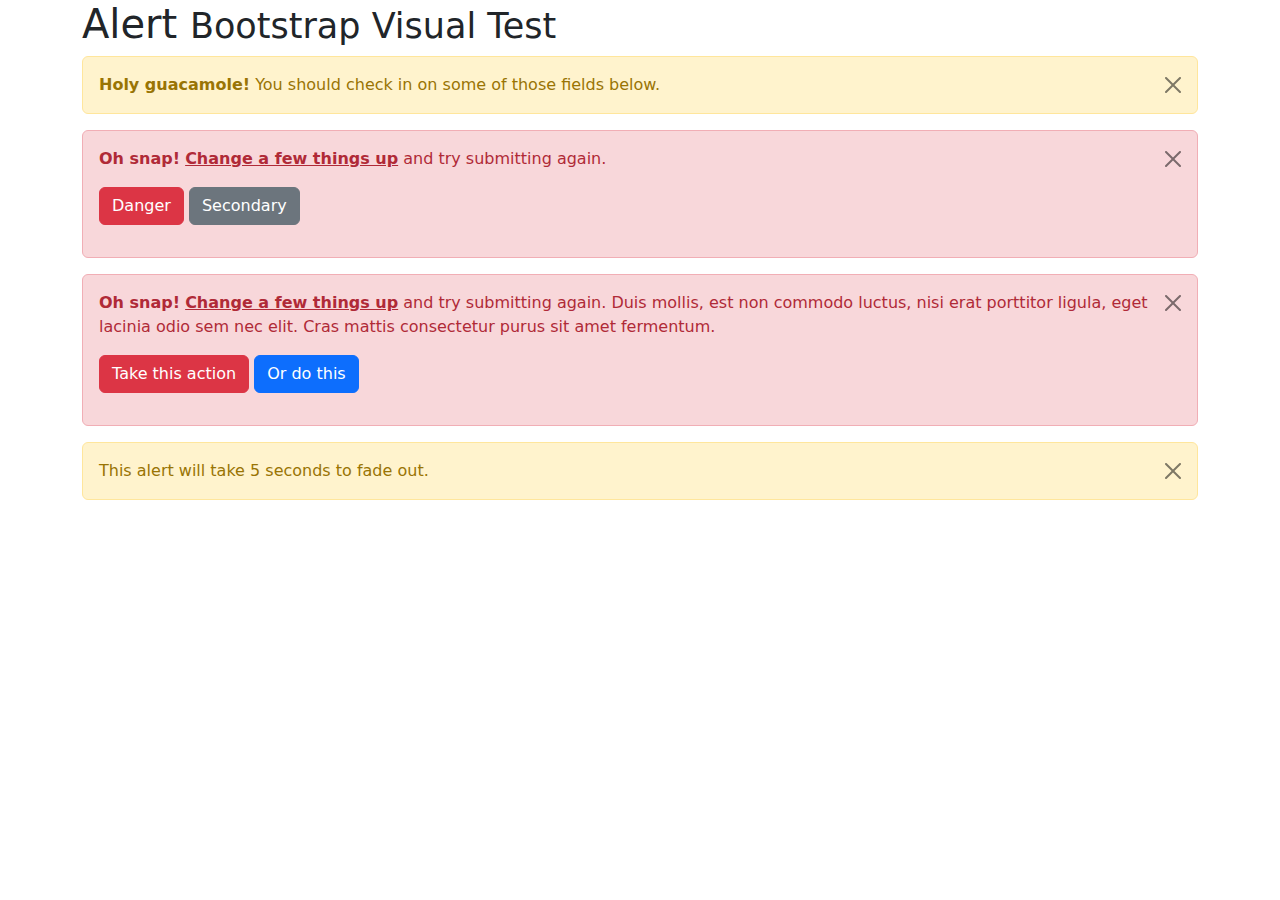
<file: src/assets/libs/bootstrap/js/tests/visual/alert.html>
<!doctype html>
<html lang="en">
  <head>
    <meta charset="utf-8">
    <meta name="viewport" content="width=device-width, initial-scale=1">
    <link href="../../../dist/css/bootstrap.min.css" rel="stylesheet">
    <title>Alert</title>
  </head>
  <body>
    <div class="container">
      <h1>Alert <small>Bootstrap Visual Test</small></h1>

      <div class="alert alert-warning alert-dismissible fade show" role="alert">
        <button type="button" class="btn-close" data-bs-dismiss="alert" aria-label="Close"></button>
        <strong>Holy guacamole!</strong> You should check in on some of those fields below.
      </div>

      <div class="alert alert-danger alert-dismissible fade show" role="alert">
        <button type="button" class="btn-close" data-bs-dismiss="alert" aria-label="Close"></button>
        <p>
          <strong>Oh snap!</strong> <a href="#" class="alert-link">Change a few things up</a> and try submitting again.
        </p>
        <p>
          <button type="button" class="btn btn-danger">Danger</button>
          <button type="button" class="btn btn-secondary">Secondary</button>
        </p>
      </div>

      <div class="alert alert-danger alert-dismissible fade show" role="alert">
        <button type="button" class="btn-close" data-bs-dismiss="alert" aria-label="Close"></button>
        <p>
          <strong>Oh snap!</strong> <a href="#" class="alert-link">Change a few things up</a> and try submitting again. Duis mollis, est non commodo luctus, nisi erat porttitor ligula, eget lacinia odio sem nec elit. Cras mattis consectetur purus sit amet fermentum.
        </p>
        <p>
          <button type="button" class="btn btn-danger">Take this action</button>
          <button type="button" class="btn btn-primary">Or do this</button>
        </p>
      </div>

      <div class="alert alert-warning alert-dismissible fade show" role="alert" style="transition-duration: 5s;">
        <button type="button" class="btn-close" data-bs-dismiss="alert" aria-label="Close"></button>
        This alert will take 5 seconds to fade out.
      </div>
    </div>

    <script src="../../../dist/js/bootstrap.bundle.js"></script>
  </body>
</html>
</file>
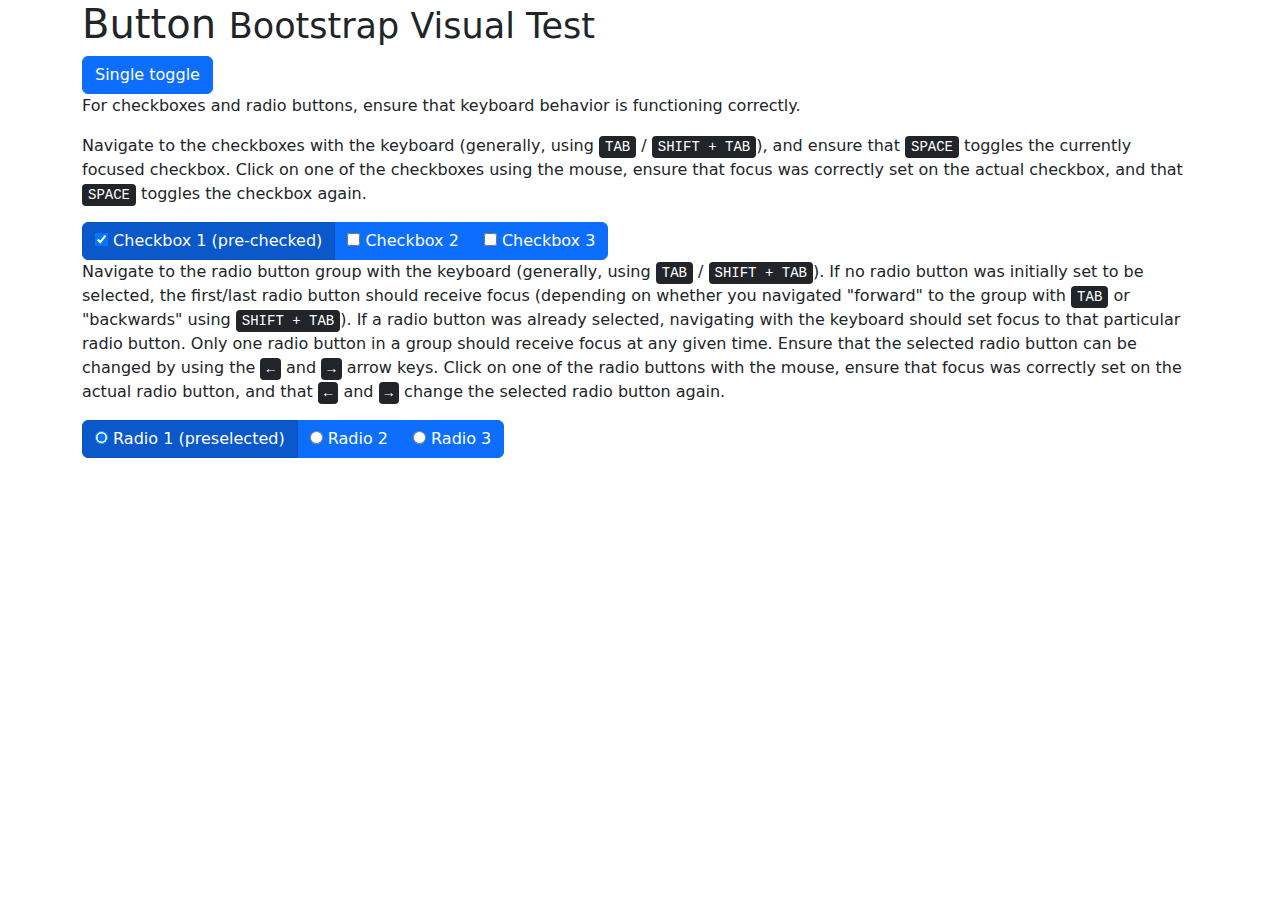
<file: src/assets/libs/bootstrap/js/tests/visual/button.html>
<!doctype html>
<html lang="en">
  <head>
    <meta charset="utf-8">
    <meta name="viewport" content="width=device-width, initial-scale=1">
    <link href="../../../dist/css/bootstrap.min.css" rel="stylesheet">
    <title>Button</title>
  </head>
  <body>
    <div class="container">
      <h1>Button <small>Bootstrap Visual Test</small></h1>

      <button type="button" class="btn btn-primary" data-bs-toggle="button" aria-pressed="false" autocomplete="off">
        Single toggle
      </button>

      <p>For checkboxes and radio buttons, ensure that keyboard behavior is functioning correctly.</p>
      <p>Navigate to the checkboxes with the keyboard (generally, using <kbd>TAB</kbd> / <kbd>SHIFT + TAB</kbd>), and ensure that <kbd>SPACE</kbd> toggles the currently focused checkbox. Click on one of the checkboxes using the mouse, ensure that focus was correctly set on the actual checkbox, and that <kbd>SPACE</kbd> toggles the checkbox again.</p>

      <div class="btn-group" data-bs-toggle="buttons">
        <label class="btn btn-primary active">
          <input type="checkbox" checked autocomplete="off"> Checkbox 1 (pre-checked)
        </label>
        <label class="btn btn-primary">
          <input type="checkbox" autocomplete="off"> Checkbox 2
        </label>
        <label class="btn btn-primary">
          <input type="checkbox" autocomplete="off"> Checkbox 3
        </label>
      </div>

      <p>Navigate to the radio button group with the keyboard (generally, using <kbd>TAB</kbd> / <kbd>SHIFT + TAB</kbd>). If no radio button was initially set to be selected, the first/last radio button should receive focus (depending on whether you navigated "forward" to the group with <kbd>TAB</kbd> or "backwards" using <kbd>SHIFT + TAB</kbd>). If a radio button was already selected, navigating with the keyboard should set focus to that particular radio button. Only one radio button in a group should receive focus at any given time.  Ensure that the selected radio button can be changed by using the <kbd>←</kbd> and <kbd>→</kbd> arrow keys. Click on one of the radio buttons with the mouse,  ensure that focus was correctly set on the actual radio button, and that <kbd>←</kbd> and <kbd>→</kbd> change the selected radio button again.</p>

      <div class="btn-group" data-bs-toggle="buttons">
        <label class="btn btn-primary active">
          <input type="radio" name="options" id="option1" autocomplete="off" checked> Radio 1 (preselected)
        </label>
        <label class="btn btn-primary">
          <input type="radio" name="options" id="option2" autocomplete="off"> Radio 2
        </label>
        <label class="btn btn-primary">
          <input type="radio" name="options" id="option3" autocomplete="off"> Radio 3
        </label>
      </div>
    </div>

    <script src="../../../dist/js/bootstrap.bundle.js"></script>
  </body>
</html>
</file>
<file: src/assets/css/fee.css>
.container{
    border: 1px solid black;
    width: 80%;
   
}
.wrapper
{
    max-width: 800px;
    margin: 50px auto 0;
}
h1, #time{
    text-align: center;
}
input, .form-check-input, .form-select{
    box-shadow: none!important;
}
table, tr, th, td{
    border: 2px solid black;
    color: black;
}
.table input{
    width: 50%;
}
.btn{
    box-shadow: none !important;
    margin: 10px 30px 30px;
    border: 1px solid black;
    width: 20%;
    font-weight: bold;
    border-radius: 19px;
    color: black;
}
.btn:hover{
    border: 1px solid black;
}
.form-check{
    margin-left: 20px;
    margin-top: 10px;
}
.form-check-input{
    border-color: black;
    /* background-color: black; */
}
 /* Change the color of the radio button when checked */
 .form-check-input:checked {
background-color: black !important; 
border-color: black !important;
}

/* Change the color of the radio button when unchecked */
.form-check-input:not(:checked) {
border-color: black !important;
}

/* Change the color of the label text */
.form-check-label {
color: black !important;
}
</file>
<file: src/assets/css/Payment.css>
body {
    font: normal medium/1.4 sans-serif;
  }
  table {
    border-collapse: collapse;
    width: 85%;
    /* margin: 10px 0  0 200px ;
     */
     margin: 0 auto;
  }
  th, td {
    padding: 0.9rem;
    text-align: left;
    border: 1px solid #ccc;
  }
  tbody tr:nth-child(odd) {
    background: #c5dde2;
  }
  td,th,h3
  {
    text-align: center;
  }
</file>
<file: src/assets/css/Stulist.css>
* {
  box-sizing: border-box;
  padding: 0;
  margin: 0;
}
body {
  font: normal medium/1.4 sans-serif;

}
table {
  border-collapse: collapse;
  width: 85%;
  margin: 10px 200px;
}
th,
td {
  padding: 0.5rem;
  text-align: left;
  border: 1px solid #ccc;
}
tbody tr:nth-child(odd) {
  background: #c5dde2;
}
td,
th,
h3 {
  text-align: center;
}

.btn{
  padding: 3px 10px;
  margin: 3px 10px;
}
.btn a{
color: white;
text-decoration: none;
}
</file>
